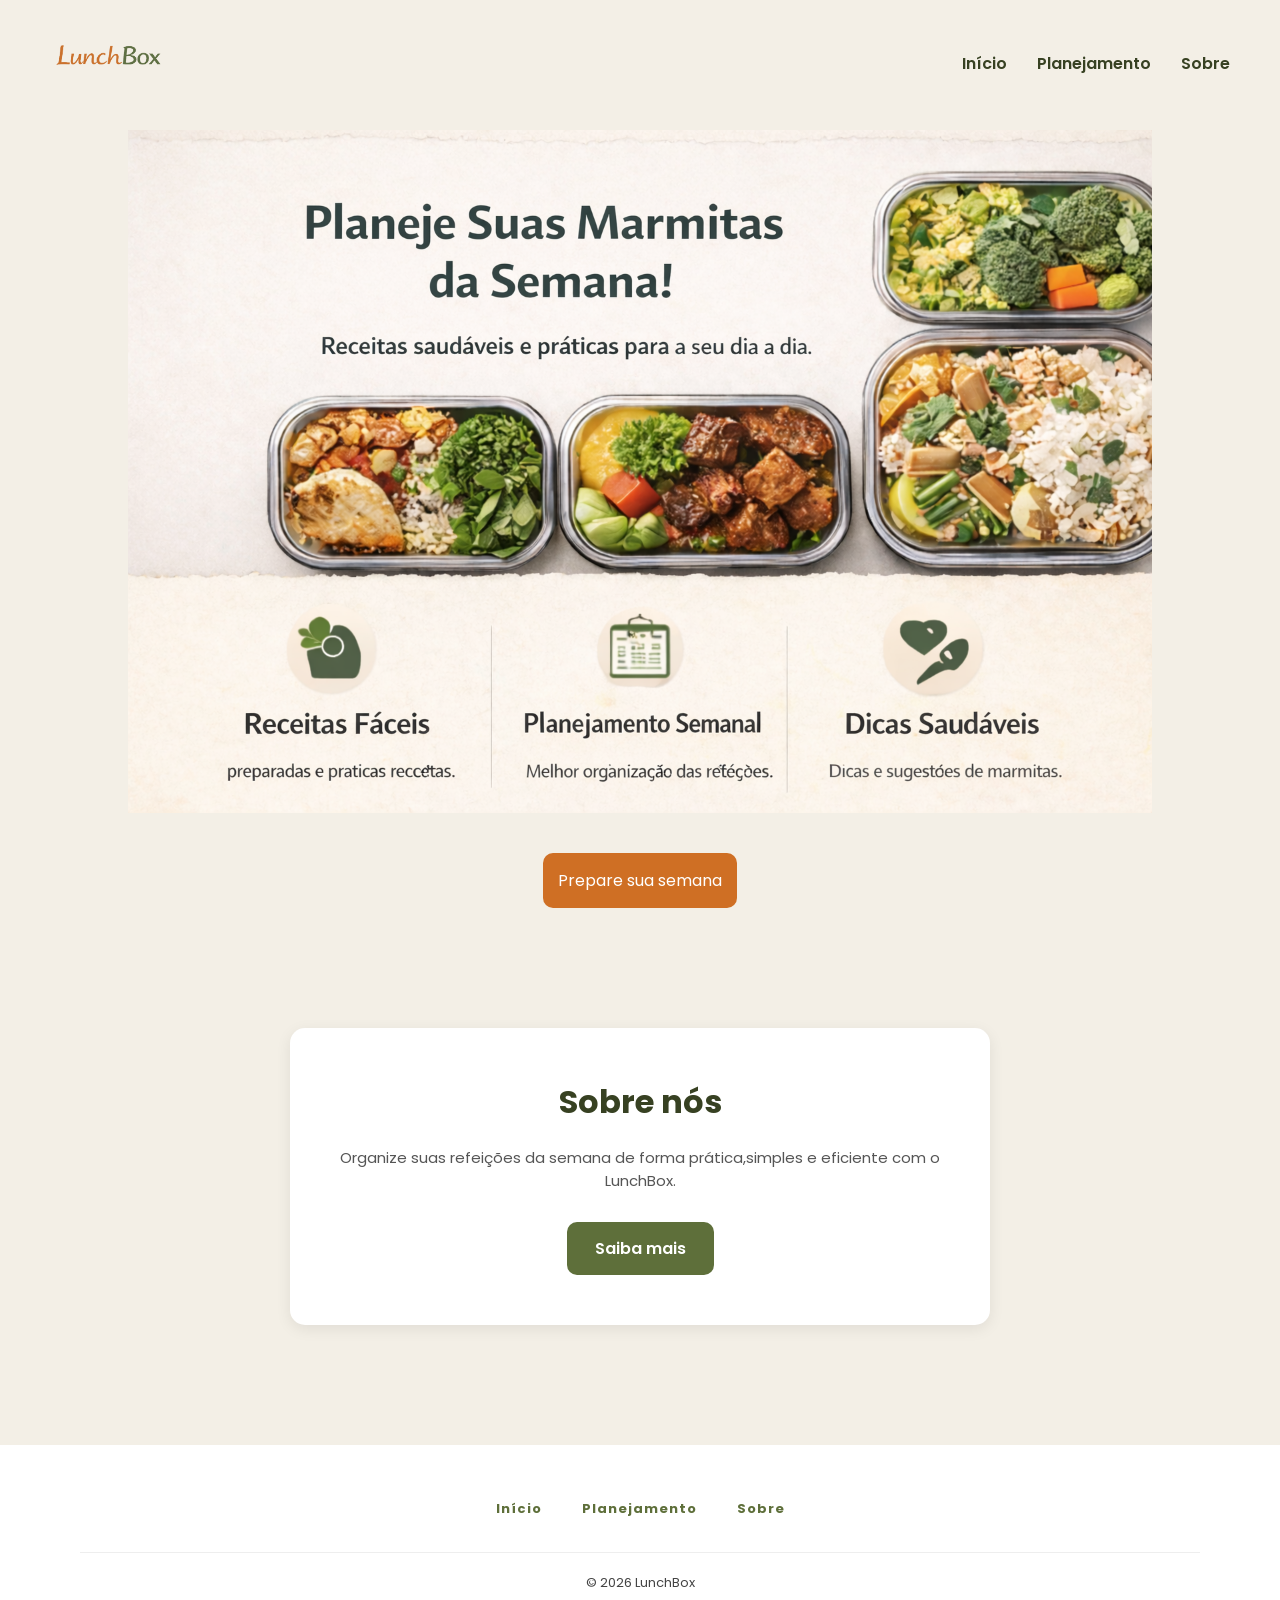
<file: Frontend/index.html>
<!DOCTYPE html>
<html lang="pt-br">

<head>
    <meta charset="UTF-8">
    <meta name="viewport" content="width=device-width, initial-scale=1.0">
    <title>LunchBox</title>
    <link rel="stylesheet" href="css/style.css">
    <link
        href="https://fonts.googleapis.com/css2?family=Poppins:wght@400;600;700&family=Inter:wght@300;400;500&display=swap"
        rel="stylesheet">
</head>

<body>
    <header id="header">
        <nav id="nav-bar">
            <div class="nav-logo">
                <img src="img/LogoLunchBox.png" alt="Logo">
            </div>

            <div class="nav-list">
                <ul>
                    <li class="nav-item active"><a href="index.html">Início</a></li>
                    <li class="nav-item"><a href="tabela.html">Planejamento</a></li>
                    <li class="nav-item"><a href="sobre.html">Sobre</a></li>
                </ul>
            </div>

            <div id="menu-icon">
                <img src="img/menu-aberto.png" alt="menu">
            </div>
        </nav>
    </header>
    <main>
        <div class="banner-main">
            <img src="img/banner-main.png" alt="banner">
        </div>

        <div class="botao-preparar">
            <a href="tabela.html">Prepare sua semana</a>
        </div>
    </main>

    <section id="sobre-section">
        <div class="sobre-container">
            <h2>Sobre nós</h2>
            <p>Organize suas refeições da semana de forma prática,simples e eficiente com o LunchBox.</p>
            <a href="sobre.html" class="botao-sobre">Saiba mais</a>
        </div>
    </section>

    <footer>
        <nav id="navbarRodape">

            <ul class="nav-list-rodape">
                <li class="nav-item"><a href="index.html">Início</a></li>
                <li class="nav-item"><a href="tabela.html">Planejamento</a></li>
                <li class="nav-item"><a href="sobre.html">Sobre</a></li>
            </ul>

        </nav>

        <div id="nome-ano">
            <p id="pAno">&copy;</p>
        </div>

    </footer>

    <script src="js/script.js"></script>
</body>

</html>
</file>
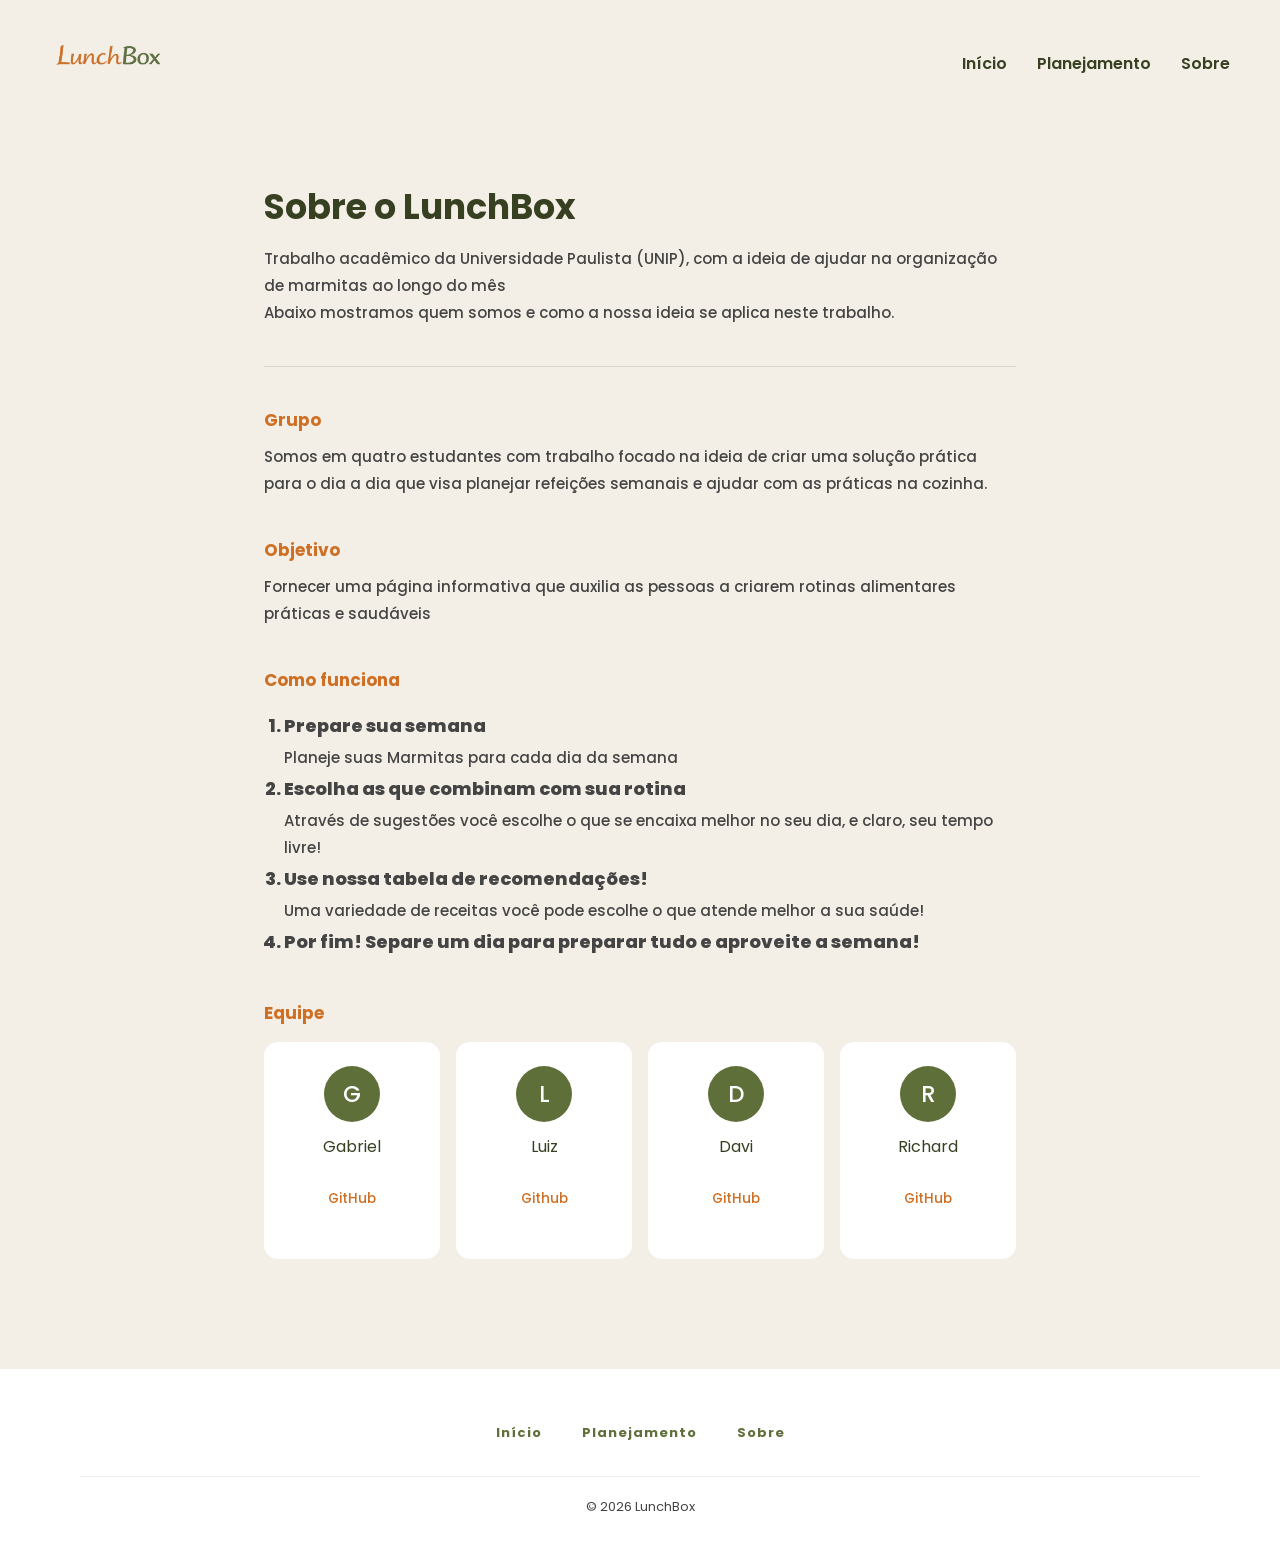
<file: Frontend/sobre.html>
<!DOCTYPE html>
<html lang="pt-br">

<head>
    <meta charset="utf-8">
    <meta name="viewport" content="width=device-width, initial-scale=1">
    <title>LunchBox: sobre</title>
    <link rel="stylesheet" href="css/style.css">
    <link
        href="https://fonts.googleapis.com/css2?family=Poppins:wght@400;600;700&family=Inter:wght@300;400;500&display=swap"
        rel="stylesheet">
</head>

<body>

    <header id="header">
        <nav id="nav-bar">
            <div class="nav-logo">
                <img src="img/LogoLunchBox.png" alt="Logo">
            </div>
            <div class="nav-list" id="nav-list">
                <ul>
                    <li class="nav-item"><a href="index.html">Início</a></li>
                    <li class="nav-item"><a href="tabela.html">Planejamento</a></li>
                    <li class="nav-item active"><a href="sobre.html">Sobre</a></li>
                </ul>
            </div>
            <div id="menu-icon">
                <img src="img/menu-aberto.png" alt="menu">
            </div>
        </nav>
    </header>

    <div class="sobre-classe">
        <h1>Sobre o LunchBox</h1>
        <p>Trabalho acadêmico da Universidade Paulista (UNIP), com a ideia de ajudar na organização de marmitas ao longo
            do mês</p>
        <p>Abaixo mostramos quem somos e como a nossa ideia se aplica neste trabalho.</p>

        <hr class="divisor">

        <h2>Grupo</h2>
        <p>Somos em quatro estudantes com trabalho focado na ideia de criar uma solução prática para o dia a dia que visa planejar refeições semanais e ajudar com as práticas na cozinha.</p>

        <h2>Objetivo</h2>
        <p>Fornecer uma página informativa que auxilia as pessoas a criarem rotinas alimentares práticas e saudáveis</p>

        <h2>Como funciona</h2>
        <ol>
            <li>Prepare sua semana</li>
            <p>Planeje suas Marmitas para cada dia da semana</p>
            <li>Escolha as que combinam com sua rotina</li>
            <p>Através de sugestões você escolhe o que se encaixa melhor no seu dia, e claro, seu tempo livre!</p>
            <li>Use nossa tabela de recomendações!</li>
            <p>Uma variedade de receitas você pode escolhe o que atende melhor a sua saúde!</p>
            <li>Por fim! Separe um dia para preparar tudo e aproveite a semana!</li>
        </ol>

        <h2>Equipe </h2>
        <div class="tabela-grades">

            <div class="tabela-celula">
                <div class="tabela-circulo">G</div>
                <h3>Gabriel</h3>
                <p>
                    <a href="https://github.com/gabrielxla" class="tabela-celula" target="_blank">
                        GitHub
                    </a>
                </p>
            </div>

            <div class="tabela-celula">
                <div class="tabela-circulo">L</div>
                <h3>Luiz</h3>
                <p>
                    <a href="https://github.com/LuizDamasAmorim" class="tabela-celula" target="_blank">
                        Github
                    </a>
                </p>
            </div>
            <div class="tabela-celula">
                <div class="tabela-circulo">D</div>
                <h3>Davi</h3>
                <p>
                    <a href="https://github.com/Davicouto530" class="tabela-celula" target="_blank">
                        GitHub
                    </a>
                </p>
            </div>
            <div class="tabela-celula">
                <div class="tabela-circulo">R</div>
                <h3>Richard</h3>
                <p>
                    <a href="https://github.com/RichardAlves8" class="tabela-celula" target="_blank">
                        GitHub
                    </a>
                </p>
            </div>
        </div>
    </div>

    <footer>
        <nav id="navbarRodape">

            <ul class="nav-list-rodape">
                <li class="nav-item"><a href="index.html">Início</a></li>
                <li class="nav-item"><a href="tabela.html">Planejamento</a></li>
                <li class="nav-item"><a href="sobre.html">Sobre</a></li>
            </ul>

        </nav>

        <div id="nome-ano">
            <p id="pAno">&copy;</p>
        </div>

    </footer>

    <script src="js/script.js"></script>
</body>

</html>
</file>
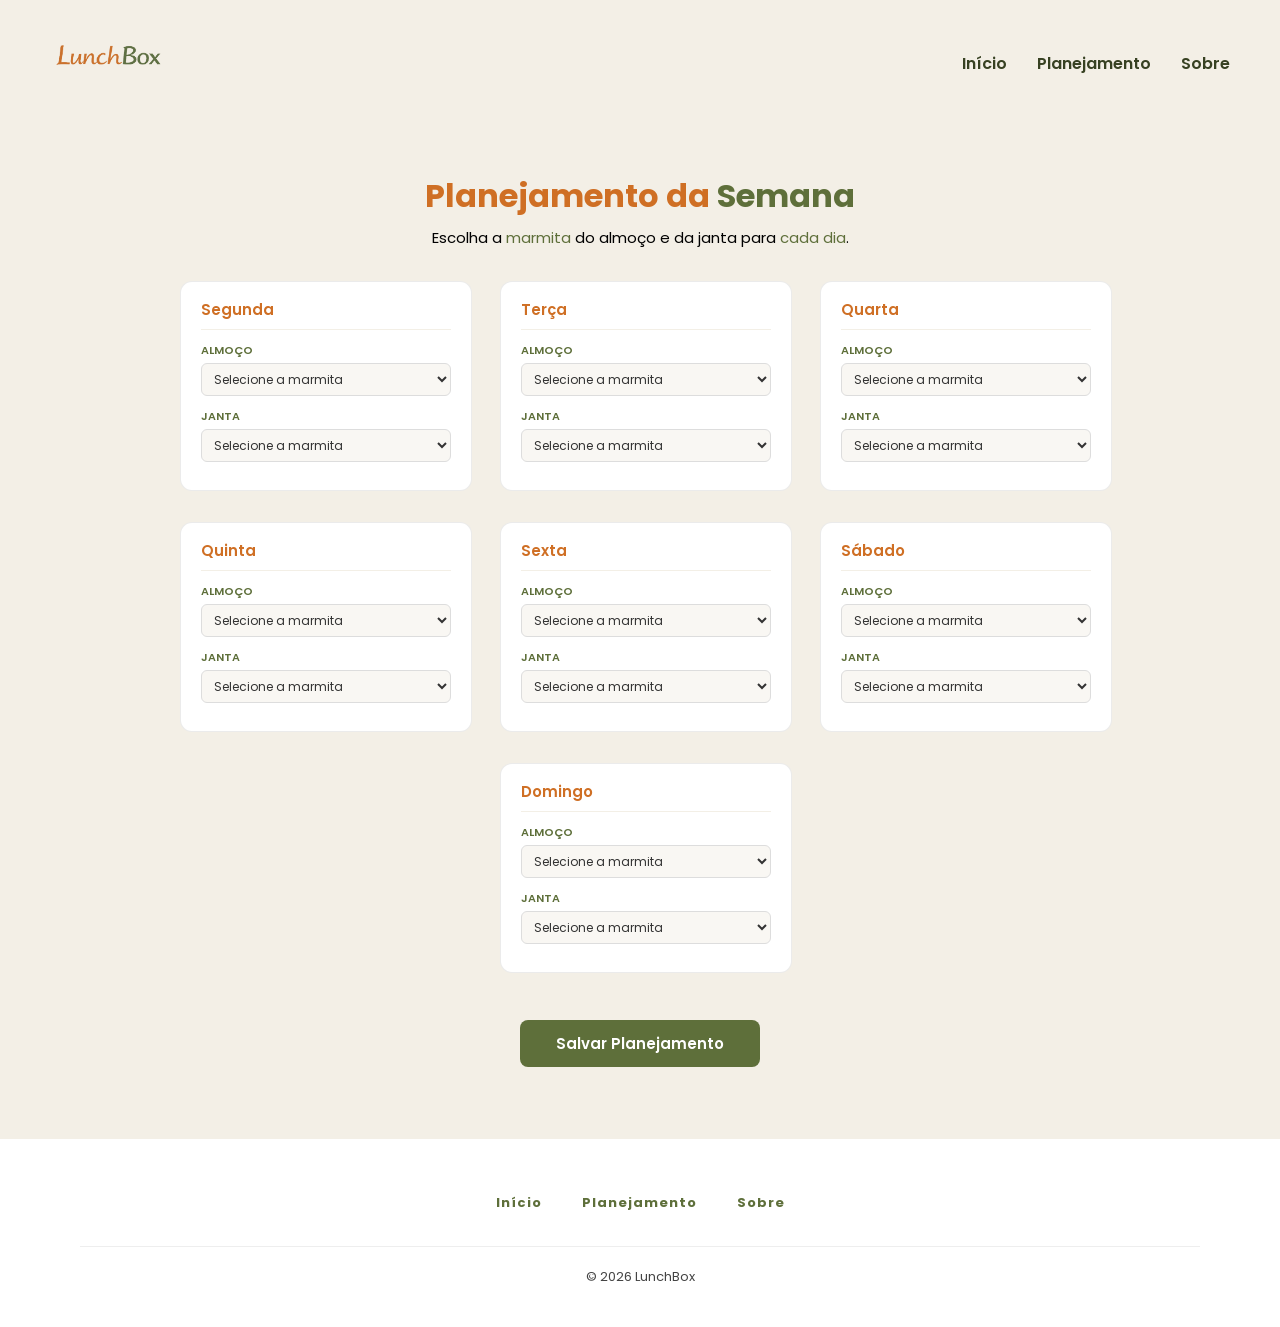
<file: Frontend/tabela.html>
<!DOCTYPE html>
<html lang="pt-br">

<head>
    <meta charset="UTF-8">
    <meta name="viewport" content="width=device-width, initial-scale=1.0">
    <title>LunchBox</title>
    <link rel="stylesheet" href="css/styleTabela.css">
    <link
        href="https://fonts.googleapis.com/css2?family=Poppins:wght@400;600;700&family=Inter:wght@300;400;500&display=swap"
        rel="stylesheet">
</head>

<body>

    <header id="header">
        <nav id="nav-bar">
            <div class="nav-logo">
                <img src="img/LogoLunchBox.png" alt="Logo">
            </div>

            <div class="nav-list">
                <ul>
                    <li class="nav-item active"><a href="index.html">Início</a></li>
                    <li class="nav-item"><a href="tabela.html">Planejamento</a></li>
                    <li class="nav-item"><a href="sobre.html">Sobre</a></li>
                </ul>
            </div>

            <div id="menu-icon">
                <img src="img/menu-aberto.png" alt="menu">
            </div>
        </nav>
    </header>

    <main class="semana-cards">
        <header class="semana-cards_topo">
            <h1>Planejamento da <span>Semana</span></h1>
            <p>Escolha a <span>marmita</span> do almoço e da janta para <span>cada dia</span>.</p>
        </header>

        <div class="cards">

            <div class="card-dia">
                <h2>Segunda</h2>
                <div class="card-dia_item">
                    <label for="almoco-segunda">Almoço</label>
                    <select id="almoco-segunda" name="almoco-segunda">
                        <option value="">Selecione a marmita</option>
                        <option
                            value="Frango grelhado 200g,Arroz integral 80g, Brócolis refogado 100g, Azeite de oliva 10ml, Alho e sal a gosto">
                            Frango grelhado com arroz integral</option>
                        <option
                            value="Patinho moído 180g, Batata-doce cozida 120g, Cenoura refogada 80g, Chuchu 80g, Tempero verde e sal">
                            Patinho com batata-doce e legumes</option>
                        <option
                            value="Grão-de-bico cozido 200g, Arroz integral 80g, Couve refogada 100g, Tomate cereja 60g, Azeite e cúrcuma">
                            Grão-de-bico com arroz e couve</option>
                        <option
                            value="Filé de tilápia 200g, Quinoa cozida 70g, Espinafre refogado 100g, Limão e azeite 10ml, Páprica e alho">
                            Tilápia assada com quinoa e espinafre</option>
                    </select>
                </div>
                <div class="card-dia_item">
                    <label for="janta-segunda">Janta</label>
                    <select id="janta-segunda" name="janta-segunda">
                        <option value="">Selecione a marmita</option>
                        <option
                            value="Frango grelhado 200g,Arroz integral 80g, Brócolis refogado 100g, Azeite de oliva 10ml, Alho e sal a gosto">
                            Frango grelhado com arroz integral</option>
                        <option
                            value="Patinho moído 180g, Batata-doce cozida 120g, Cenoura refogada 80g, Chuchu 80g, Tempero verde e sal">
                            Patinho com batata-doce e legumes</option>
                        <option
                            value="Grão-de-bico cozido 200g, Arroz integral 80g, Couve refogada 100g, Tomate cereja 60g, Azeite e cúrcuma">
                            Grão-de-bico com arroz e couve</option>
                        <option
                            value="Filé de tilápia 200g, Quinoa cozida 70g, Espinafre refogado 100g, Limão e azeite 10ml, Páprica e alho">
                            Tilápia assada com quinoa e espinafre</option>
                    </select>
                </div>
            </div>

            <div class="card-dia">
                <h2>Terça</h2>
                <div class="card-dia_item">
                    <label for="almoco-terca">Almoço</label>
                    <select id="almoco-terca" name="almoco-terca">
                        <option value="">Selecione a marmita</option>
                        <option
                            value="Frango grelhado 200g,Arroz integral 80g, Brócolis refogado 100g, Azeite de oliva 10ml, Alho e sal a gosto">
                            Frango grelhado com arroz integral</option>
                        <option
                            value="Patinho moído 180g, Batata-doce cozida 120g, Cenoura refogada 80g, Chuchu 80g, Tempero verde e sal">
                            Patinho com batata-doce e legumes</option>
                        <option
                            value="Grão-de-bico cozido 200g, Arroz integral 80g, Couve refogada 100g, Tomate cereja 60g, Azeite e cúrcuma">
                            Grão-de-bico com arroz e couve</option>
                        <option
                            value="Filé de tilápia 200g, Quinoa cozida 70g, Espinafre refogado 100g, Limão e azeite 10ml, Páprica e alho">
                            Tilápia assada com quinoa e espinafre</option>
                    </select>
                </div>
                <div class="card-dia_item">
                    <label for="janta-terca">Janta</label>
                    <select id="janta-terca" name="janta-terca">
                        <option value="">Selecione a marmita</option>
                        <option
                            value="Frango grelhado 200g,Arroz integral 80g, Brócolis refogado 100g, Azeite de oliva 10ml, Alho e sal a gosto">
                            Frango grelhado com arroz integral</option>
                        <option
                            value="Patinho moído 180g, Batata-doce cozida 120g, Cenoura refogada 80g, Chuchu 80g, Tempero verde e sal">
                            Patinho com batata-doce e legumes</option>
                        <option
                            value="Grão-de-bico cozido 200g, Arroz integral 80g, Couve refogada 100g, Tomate cereja 60g, Azeite e cúrcuma">
                            Grão-de-bico com arroz e couve</option>
                        <option
                            value="Filé de tilápia 200g, Quinoa cozida 70g, Espinafre refogado 100g, Limão e azeite 10ml, Páprica e alho">
                            Tilápia assada com quinoa e espinafre</option>
                    </select>
                </div>
            </div>

            <div class="card-dia">
                <h2>Quarta</h2>
                <div class="card-dia_item">
                    <label for="almoco-quarta">Almoço</label>
                    <select id="almoco-quarta" name="almoco-quarta">
                        <option value="">Selecione a marmita</option>
                        <option
                            value="Frango grelhado 200g,Arroz integral 80g, Brócolis refogado 100g, Azeite de oliva 10ml, Alho e sal a gosto">
                            Frango grelhado com arroz integral</option>
                        <option
                            value="Patinho moído 180g, Batata-doce cozida 120g, Cenoura refogada 80g, Chuchu 80g, Tempero verde e sal">
                            Patinho com batata-doce e legumes</option>
                        <option
                            value="Grão-de-bico cozido 200g, Arroz integral 80g, Couve refogada 100g, Tomate cereja 60g, Azeite e cúrcuma">
                            Grão-de-bico com arroz e couve</option>
                        <option
                            value="Filé de tilápia 200g, Quinoa cozida 70g, Espinafre refogado 100g, Limão e azeite 10ml, Páprica e alho">
                            Tilápia assada com quinoa e espinafre</option>
                    </select>
                </div>
                <div class="card-dia_item">
                    <label for="janta-quarta">Janta</label>
                    <select id="janta-quarta" name="janta-quarta">
                        <option value="">Selecione a marmita</option>
                        <option
                            value="Frango grelhado 200g,Arroz integral 80g, Brócolis refogado 100g, Azeite de oliva 10ml, Alho e sal a gosto">
                            Frango grelhado com arroz integral</option>
                        <option
                            value="Patinho moído 180g, Batata-doce cozida 120g, Cenoura refogada 80g, Chuchu 80g, Tempero verde e sal">
                            Patinho com batata-doce e legumes</option>
                        <option
                            value="Grão-de-bico cozido 200g, Arroz integral 80g, Couve refogada 100g, Tomate cereja 60g, Azeite e cúrcuma">
                            Grão-de-bico com arroz e couve</option>
                        <option
                            value="Filé de tilápia 200g, Quinoa cozida 70g, Espinafre refogado 100g, Limão e azeite 10ml, Páprica e alho">
                            Tilápia assada com quinoa e espinafre</option>
                    </select>
                </div>
            </div>

            <div class="card-dia">
                <h2>Quinta</h2>
                <div class="card-dia_item">
                    <label for="almoco-quinta">Almoço</label>
                    <select id="almoco-quinta" name="almoco-quinta">
                        <option value="">Selecione a marmita</option>
                        <option
                            value="Frango grelhado 200g,Arroz integral 80g, Brócolis refogado 100g, Azeite de oliva 10ml, Alho e sal a gosto">
                            Frango grelhado com arroz integral</option>
                        <option
                            value="Patinho moído 180g, Batata-doce cozida 120g, Cenoura refogada 80g, Chuchu 80g, Tempero verde e sal">
                            Patinho com batata-doce e legumes</option>
                        <option
                            value="Grão-de-bico cozido 200g, Arroz integral 80g, Couve refogada 100g, Tomate cereja 60g, Azeite e cúrcuma">
                            Grão-de-bico com arroz e couve</option>
                        <option
                            value="Filé de tilápia 200g, Quinoa cozida 70g, Espinafre refogado 100g, Limão e azeite 10ml, Páprica e alho">
                            Tilápia assada com quinoa e espinafre</option>
                    </select>
                </div>
                <div class="card-dia_item">
                    <label for="janta-quinta">Janta</label>
                    <select id="janta-quinta" name="janta-quinta">
                        <option value="">Selecione a marmita</option>
                        <option
                            value="Frango grelhado 200g,Arroz integral 80g, Brócolis refogado 100g, Azeite de oliva 10ml, Alho e sal a gosto">
                            Frango grelhado com arroz integral</option>
                        <option
                            value="Patinho moído 180g, Batata-doce cozida 120g, Cenoura refogada 80g, Chuchu 80g, Tempero verde e sal">
                            Patinho com batata-doce e legumes</option>
                        <option
                            value="Grão-de-bico cozido 200g, Arroz integral 80g, Couve refogada 100g, Tomate cereja 60g, Azeite e cúrcuma">
                            Grão-de-bico com arroz e couve</option>
                        <option
                            value="Filé de tilápia 200g, Quinoa cozida 70g, Espinafre refogado 100g, Limão e azeite 10ml, Páprica e alho">
                            Tilápia assada com quinoa e espinafre</option>
                    </select>
                </div>
            </div>

            <div class="card-dia">
                <h2>Sexta</h2>
                <div class="card-dia_item">
                    <label for="almoco-sexta">Almoço</label>
                    <select id="almoco-sexta" name="almoco-sexta">
                        <option value="">Selecione a marmita</option>
                        <option
                            value="Frango grelhado 200g,Arroz integral 80g, Brócolis refogado 100g, Azeite de oliva 10ml, Alho e sal a gosto">
                            Frango grelhado com arroz integral</option>
                        <option
                            value="Patinho moído 180g, Batata-doce cozida 120g, Cenoura refogada 80g, Chuchu 80g, Tempero verde e sal">
                            Patinho com batata-doce e legumes</option>
                        <option
                            value="Grão-de-bico cozido 200g, Arroz integral 80g, Couve refogada 100g, Tomate cereja 60g, Azeite e cúrcuma">
                            Grão-de-bico com arroz e couve</option>
                        <option
                            value="Filé de tilápia 200g, Quinoa cozida 70g, Espinafre refogado 100g, Limão e azeite 10ml, Páprica e alho">
                            Tilápia assada com quinoa e espinafre</option>
                    </select>
                </div>
                <div class="card-dia_item">
                    <label for="janta-sexta">Janta</label>
                    <select id="janta-sexta" name="janta-sexta">
                        <option value="">Selecione a marmita</option>
                        <option
                            value="Frango grelhado 200g,Arroz integral 80g, Brócolis refogado 100g, Azeite de oliva 10ml, Alho e sal a gosto">
                            Frango grelhado com arroz integral</option>
                        <option
                            value="Patinho moído 180g, Batata-doce cozida 120g, Cenoura refogada 80g, Chuchu 80g, Tempero verde e sal">
                            Patinho com batata-doce e legumes</option>
                        <option
                            value="Grão-de-bico cozido 200g, Arroz integral 80g, Couve refogada 100g, Tomate cereja 60g, Azeite e cúrcuma">
                            Grão-de-bico com arroz e couve</option>
                        <option
                            value="Filé de tilápia 200g, Quinoa cozida 70g, Espinafre refogado 100g, Limão e azeite 10ml, Páprica e alho">
                            Tilápia assada com quinoa e espinafre</option>
                    </select>
                </div>
            </div>

            <div class="card-dia">
                <h2>Sábado</h2>
                <div class="card-dia_item">
                    <label for="almoco-sabado">Almoço</label>
                    <select id="almoco-sabado" name="almoco-sabado">
                        <option value="">Selecione a marmita</option>
                        <option
                            value="Frango grelhado 200g,Arroz integral 80g, Brócolis refogado 100g, Azeite de oliva 10ml, Alho e sal a gosto">
                            Frango grelhado com arroz integral</option>
                        <option
                            value="Patinho moído 180g, Batata-doce cozida 120g, Cenoura refogada 80g, Chuchu 80g, Tempero verde e sal">
                            Patinho com batata-doce e legumes</option>
                        <option
                            value="Grão-de-bico cozido 200g, Arroz integral 80g, Couve refogada 100g, Tomate cereja 60g, Azeite e cúrcuma">
                            Grão-de-bico com arroz e couve</option>
                        <option
                            value="Filé de tilápia 200g, Quinoa cozida 70g, Espinafre refogado 100g, Limão e azeite 10ml, Páprica e alho">
                            Tilápia assada com quinoa e espinafre</option>
                    </select>
                </div>
                <div class="card-dia_item">
                    <label for="janta-sabado">Janta</label>
                    <select id="janta-sabado" name="janta-sabado">
                        <option value="">Selecione a marmita</option>
                        <option
                            value="Frango grelhado 200g,Arroz integral 80g, Brócolis refogado 100g, Azeite de oliva 10ml, Alho e sal a gosto">
                            Frango grelhado com arroz integral</option>
                        <option
                            value="Patinho moído 180g, Batata-doce cozida 120g, Cenoura refogada 80g, Chuchu 80g, Tempero verde e sal">
                            Patinho com batata-doce e legumes</option>
                        <option
                            value="Grão-de-bico cozido 200g, Arroz integral 80g, Couve refogada 100g, Tomate cereja 60g, Azeite e cúrcuma">
                            Grão-de-bico com arroz e couve</option>
                        <option
                            value="Filé de tilápia 200g, Quinoa cozida 70g, Espinafre refogado 100g, Limão e azeite 10ml, Páprica e alho">
                            Tilápia assada com quinoa e espinafre</option>
                    </select>
                </div>
            </div>

            <div class="card-dia">
                <h2>Domingo</h2>
                <div class="card-dia_item">
                    <label for="almoco-domingo">Almoço</label>
                    <select id="almoco-domingo" name="almoco-domingo">
                        <option value="">Selecione a marmita</option>
                        <option
                            value="Frango grelhado 200g,Arroz integral 80g, Brócolis refogado 100g, Azeite de oliva 10ml, Alho e sal a gosto">
                            Frango grelhado com arroz integral</option>
                        <option
                            value="Patinho moído 180g, Batata-doce cozida 120g, Cenoura refogada 80g, Chuchu 80g, Tempero verde e sal">
                            Patinho com batata-doce e legumes</option>
                        <option
                            value="Grão-de-bico cozido 200g, Arroz integral 80g, Couve refogada 100g, Tomate cereja 60g, Azeite e cúrcuma">
                            Grão-de-bico com arroz e couve</option>
                        <option
                            value="Filé de tilápia 200g, Quinoa cozida 70g, Espinafre refogado 100g, Limão e azeite 10ml, Páprica e alho">
                            Tilápia assada com quinoa e espinafre</option>
                    </select>
                </div>
                <div class="card-dia_item">
                    <label for="janta-domingo">Janta</label>
                    <select id="janta-domingo" name="janta-domingo">
                        <option value="">Selecione a marmita</option>
                        <option
                            value="Frango grelhado 200g,Arroz integral 80g, Brócolis refogado 100g, Azeite de oliva 10ml, Alho e sal a gosto">
                            Frango grelhado com arroz integral</option>
                        <option
                            value="Patinho moído 180g, Batata-doce cozida 120g, Cenoura refogada 80g, Chuchu 80g, Tempero verde e sal">
                            Patinho com batata-doce e legumes</option>
                        <option
                            value="Grão-de-bico cozido 200g, Arroz integral 80g, Couve refogada 100g, Tomate cereja 60g, Azeite e cúrcuma">
                            Grão-de-bico com arroz e couve</option>
                        <option
                            value="Filé de tilápia 200g, Quinoa cozida 70g, Espinafre refogado 100g, Limão e azeite 10ml, Páprica e alho">
                            Tilápia assada com quinoa e espinafre</option>
                    </select>
                </div>
            </div>

        </div>

        <div class="botao-salvar">
            <button type="button" id="botao-salvar">Salvar Planejamento</button>
        </div>

    </main>

    <footer>
        <nav id="navbarRodape">

            <ul class="nav-list-rodape">
                <li class="nav-item"><a href="index.html">Início</a></li>
                <li class="nav-item"><a href="tabela.html">Planejamento</a></li>
                <li class="nav-item"><a href="sobre.html">Sobre</a></li>
            </ul>

        </nav>

        <div id="nome-ano">
            <p id="pAno">&copy;</p>
        </div>

    </footer>
    
    <script src="js/script.js"></script>
</body>

</html>
</file>
<file: Frontend/css/style.css>
@charset "UTF-8";

* {
    margin: 0px;
    padding: 0px;
    border: 0;
    box-sizing: border-box;
}

body {
    font-family: 'Poppins', sans-serif;
    background-color: #F3EFE6;
}

header {
    height: 130px;
}

#nav-bar {
    display: flex;
    align-items: center;
    justify-content: space-between;
    padding: 0 20px;
}

.nav-logo img {
    width: 180px;
    height: auto;
    cursor: pointer;
}

.nav-list {
    position: fixed;
    top: 0;
    left: 100%;
    width: 100%;
    height: 100vh;
    background-color: #F3EFE6;
    display: flex;
    justify-content: center;
    align-items: center;
    transition: 0.4s ease;
    z-index: 10;
}

.nav-list ul {
    list-style: none;
    display: flex;
    flex-direction: column;
    gap: 30px;
    text-align: center;
}

.nav-list ul .nav-item a {
    color: #374122;
    text-decoration: none;
    font-weight: 600;
    display: inline-block;
    transition: ease 0.5s;
}

.nav-list ul .nav-item a:hover {
    transform: translateY(-3px);
    color: #3741229c;
}

.nav-list.ativo {
    left: 0;
}

#menu-icon img {
    width: 28px;
    cursor: pointer;
    z-index: 11;
    position: relative;
}

.banner-main {
    display: flex;
    justify-content: center;
    align-items: center;
}

.banner-main img {
    width: 100%;
    height: auto;
}

.botao-preparar {
    display: flex;
    align-items: center;
    justify-content: center;
    margin: 40px 0px;
}

.botao-preparar a {
    background-color: #CF6F24;
    padding: 15px;
    text-decoration: none;
    color: #fff;
    border-radius: 10px;
}

#sobre-section {
    padding: 80px 20px;
    display: flex;
    justify-content: center;
}

.sobre-container {
    background-color: #fff;
    padding: 50px 30px;
    border-radius: 15px;
    text-align: center;
    max-width: 700px;
    box-shadow: 0 4px 15px rgba(0, 0, 0, 0.08);
}

.sobre-container h2 {
    font-size: 32px;
    color: #374122;
    margin-bottom: 20px;
}

.sobre-container p {
    font-size: 15px;
    color: #555;
    margin-bottom: 30px;
}

.botao-sobre {
    display: inline-block;
    background-color: #5E6F3A;
    color: white;
    text-decoration: none;
    padding: 14px 28px;
    border-radius: 10px;
    font-weight: 600;
    transition: 0.3s ease;
}

.botao-sobre:hover {
    transform: translateY(-2px);
}

footer {
    background-color: #fff;
    padding: 40px 20px 30px;
    text-align: center;
    margin-top: 40px;
}

#navbarRodape {
    margin-bottom: 24px;
}

.nav-list-rodape {
    list-style: none;
    display: flex;
    flex-direction: column;
    gap: 16px;
}

.nav-list-rodape .nav-item a {
    text-decoration: none;
    font-size: 13px;
    font-weight: 700;
    color: #5E6F3A;
    letter-spacing: 1px;
    transition: 0.3s;
}

.nav-item a:hover {
    color: #CF6F24;
}

#pAno {
    font-size: 13px;
    color: #444;
}

/* Tablets */
@media (max-width: 576px) {
    .sobre-classe {
        padding: 36px 16px 50px;
    }

    .tabela-grades {
        grid-template-columns: repeat(2, 1fr);
    }
}

/* PCS e Notebooks */
@media (min-width: 992px) {

    .nav-list {
        position: static;
        height: auto;
        background: transparent;
        margin-left: auto;
        justify-content: flex-end;
        padding: 0 30px;
    }

    .nav-list ul {
        flex-direction: row;
        gap: 30px;
    }

    #menu-icon {
        display: none;
    }

    .banner-main {
        display: flex;
        justify-content: center;
        align-items: center;
    }

    .banner-main img {
        width: 80%;
        height: auto;
    }

    .sobre {
        text-align: center;
        color: #374122;
        margin-bottom: 10px
    }

    .sobre h2 {
        font-size: 40px;
        margin-bottom: 10px;
    }

    footer {
        padding: 50px 80px 40px;
    }

    .nav-list-rodape {
        flex-direction: row;
        justify-content: center;
        gap: 40px;
    }

    #nome-ano {
        flex-direction: row;
        justify-content: space-between;
        margin-top: 32px;
        padding-top: 20px;
        border-top: 1px solid #eee;
    }

}

.sobre-classe {
    max-width: 800px;
    margin: 0 auto;
    padding: 50px 24px 70px;
    font-weight: 500;
}

.sobre-classe h1 {
    font-size: 35px;
    color: #374122;
    margin-bottom: 12px;
}

.sobre-classe h2 {
    font-size: 17px;
    color: #CF6F24;
    margin: 40px 0 10px;
}

.sobre-classe p {
    font-size: 15px;
    color: #444;
    line-height: 1.8;
}

.sobre-classe ol {
    margin: 15px 0 0 20px;
    color: #444;
    line-height: 2;
    font-size: 18px;
    font-weight: 800;
}

.sobre-classe ol p {
    font-size: 15px;
    color: #444;
    line-height: 1.8;
    font-weight: 500;
}

.divisor {
    border: none;
    border-top: 1px solid #ddd8cc;
    margin: 40px 0;
}

.tabela-grades {
    display: grid;
    grid-template-columns: repeat(auto-fit, minmax(160px, 1fr));
    gap: 16px;
    margin-top: 16px;
}

.tabela-celula {
    background: #fff;
    border-radius: 14px;
    padding: 24px 16px;
    text-align: center;
}

.tabela-circulo {
    width: 56px;
    height: 56px;
    border-radius: 50%;
    background: #5E6F3A;
    color: #fff;
    font-family: 'Poppins', sans-serif;
    font-size: 1.4rem;
    font-weight: 500;
    display: flex;
    align-items: center;
    justify-content: center;
    margin: 0 auto 12px;
}

.tabela-celula h3 {
    font-family: 'Poppins', sans-serif;
    font-size: 1rem;
    color: #374122;
    margin-bottom: 4px;
    font-weight: normal;
}

.tabela-celula p {
    font-size: 0.85rem;
    color: #888;
}

.tabela-celula p a {
    text-decoration: none;
    color: #CF6F24;
    display: inline-block;
}
</file>
<file: Frontend/css/styleTabela.css>
@charset "UTF-8";

* {
    margin: 0px;
    padding: 0px;
    border: 0;
    box-sizing: border-box;
    font-family: 'Poppins', sans-serif;
}

body {
    background-color: #F3EFE6;
}

#header {
    height: 130px;
}

#nav-bar {
    display: flex;
    align-items: center;
    justify-content: space-between;
    padding: 0 20px;
}

.nav-logo img {
    width: 180px;
    height: auto;
    cursor: pointer;
}

.nav-list {
    position: fixed;
    top: 0;
    left: 100%;
    width: 100%;
    height: 100vh;
    background-color: #F3EFE6;
    display: flex;
    justify-content: center;
    align-items: center;
    transition: 0.4s ease;
    z-index: 10;
}

.nav-list ul {
    list-style: none;
    display: flex;
    flex-direction: column;
    gap: 30px;
    text-align: center;
}

.nav-list ul .nav-item a {
    color: #374122;
    text-decoration: none;
    font-weight: 600;
    display: inline-block;
    transition: ease 0.5s;
}

.nav-list ul .nav-item a:hover {
    transform: translateY(-3px);
    color: #3741229c;
}

.nav-list.ativo {
    left: 0;
}

#menu-icon img {
    width: 28px;
    cursor: pointer;
    z-index: 11;
    position: relative;
}

.semana-cards_topo {
    text-align: center;
}

.semana-cards_topo span {
    color: #5E6F3A;
}

.semana-cards_topo h1 {
    margin-top: 10px;
    color: #CF6F24;
}

.semana-cards_topo p {
    font-size: 15px;
    margin-top: 6px;
}

.semana-cards {
    padding: 32px;
}

.cards {
    display: flex;
    flex-wrap: wrap;
    justify-content: center;
    gap: 16px;
    margin-top: 32px;
}

.card-dia {
    background-color: #fff;
    border: 1px solid rgba(0, 0, 0, 0.08);
    border-radius: 12px;
    padding: 16px 20px;
    transition: 0.2s;
    margin-left: 12px;
}

.card-dia:hover {
    transform: scale(1.05);
}

.card-dia h2 {
    font-size: 15px;
    font-weight: 600;
    color: #CF6F24;
    margin-bottom: 12px;
    padding-bottom: 8px;
    border-bottom: 1px solid #F3EFE6;
}

.card-dia_item {
    margin-bottom: 12px;
}

.card-dia_item label {
    display: block;
    font-size: 11px;
    font-weight: 600;
    text-transform: uppercase;
    margin-bottom: 4px;
}

.card-dia_item label {
    color: #5E6F3A;
}

.card-dia_item select {
    width: 250px;
    font-size: 12px;
    color: #333;
    background-color: #F9F7F3;
    border: 1px solid #ddd;
    border-radius: 6px;
    padding: 6px 8px;
    cursor: pointer;
    outline: none;
}

.botao-salvar {
    display: flex;
    justify-content: center;
    margin-top: 32px;
}

.botao-salvar button {
    font-size: 15px;
    font-weight: 600;
    color: #fff;
    background-color: #5E6F3A;
    border: none;
    border-radius: 8px;
    padding: 12px 36px;
    cursor: pointer;
}

.botao-salvar button:hover {
    background-color: #4a5a2c;
}

footer {
    background-color: #fff;
    padding: 40px 20px 30px;
    text-align: center;
    margin-top: 40px;
}

#navbarRodape {
    margin-bottom: 24px;
}

.nav-list-rodape {
    list-style: none;
    display: flex;
    flex-direction: column;
    gap: 16px;
}

.nav-list-rodape .nav-item a {
    text-decoration: none;
    font-size: 13px;
    font-weight: 700;
    color: #5E6F3A;
    letter-spacing: 1px;
    transition: 0.3s;
}

.nav-item a:hover {
    color: #CF6F24;
}

#pAno {
    font-size: 13px;
    color: #444;
}

/* Tablets */
@media (max-width: 768px) {
    .cards {
        display: flex;
        justify-content: center;
    }
}

/* PCS e Notebooks */
@media (min-width: 992px) {

    .nav-list {
        position: static;
        height: auto;
        background: transparent;
        margin-left: auto;
        justify-content: flex-end;
        padding: 0 30px;
    }

    .nav-list ul {
        flex-direction: row;
        gap: 30px;
    }

    #menu-icon {
        display: none;
    }

    .card-dia {
        margin-bottom: 15px;
    }

    footer {
        padding: 50px 80px 40px;
    }

    .nav-list-rodape {
        flex-direction: row;
        justify-content: center;
        gap: 40px;
    }

    #nome-ano {
        flex-direction: row;
        justify-content: space-between;
        margin-top: 32px;
        padding-top: 20px;
        border-top: 1px solid #eee;
    }

}
</file>
